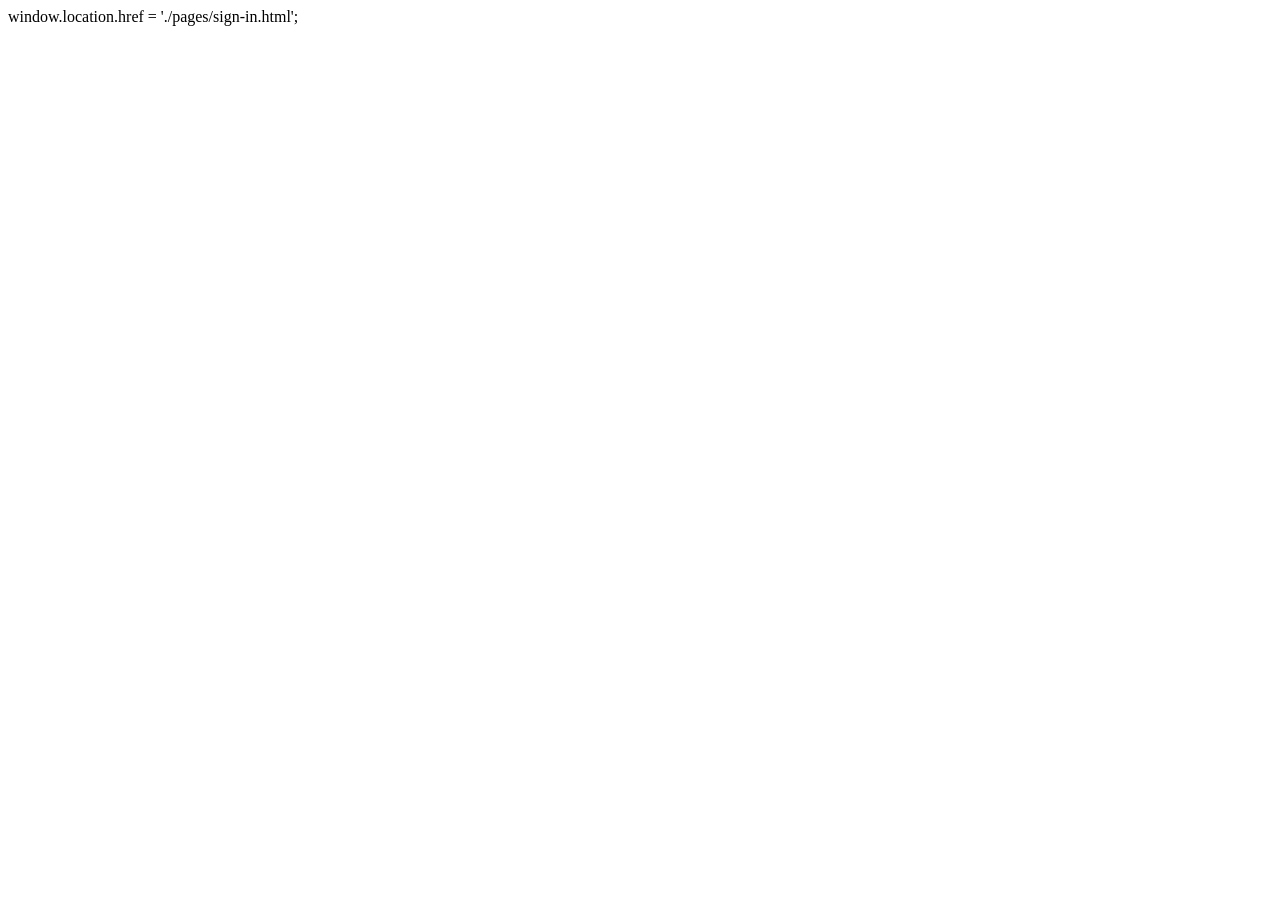
<file: Project_Template/index.html>
<!DOCTYPE html>
<html lang="en">
  <head>
    <meta charset="UTF-8" />
    <meta name="viewport" content="width=device-width, initial-scale=1.0" />
    <title>Trello</title>
  </head>
  <body>
    <!-- Load data ban đầu -->
    <script src="./js/storage.js"></script>
    <!-- Chuyển đến trang Sign in khi access website -->
    <scrip>
      window.location.href = './pages/sign-in.html';
    </script>
  </body>
</html>
</file>
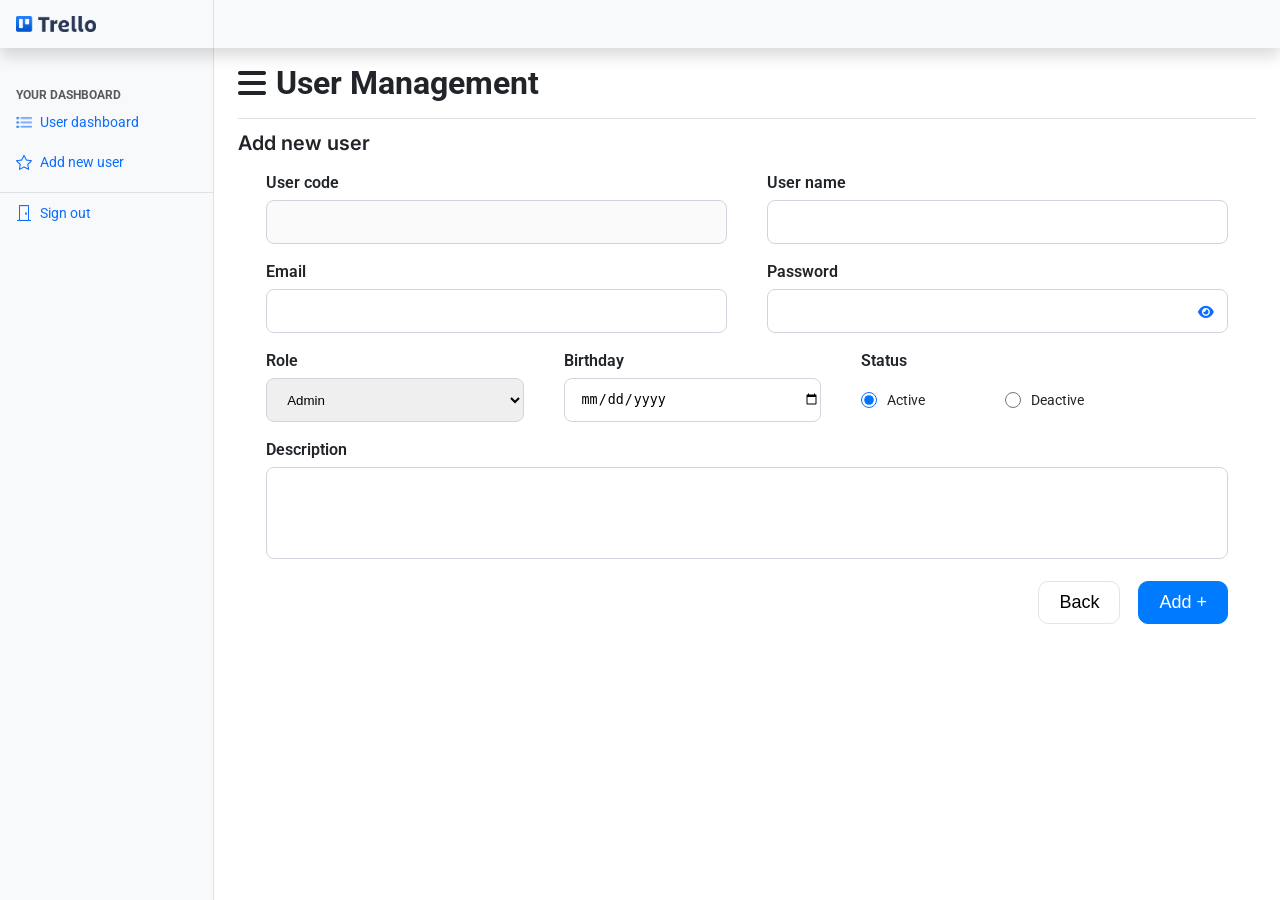
<file: Project_Template/pages/add-user.html>
<!DOCTYPE html>
<html lang="en">
  <head>
    <meta charset="UTF-8" />
    <meta name="viewport" content="width=device-width, initial-scale=1.0" />
    <link rel="stylesheet" href="../css/reset.css" />
    <link rel="stylesheet" href="../css/add-user.css" />
    <link
      rel="shortcut icon"
      href="../assets/icons/trello-favicon.png"
      type="image/x-icon" />
    <link
      rel="stylesheet"
      href="https://cdnjs.cloudflare.com/ajax/libs/font-awesome/6.7.2/css/all.min.css" />
    <title>Add user</title>
  </head>
  <body>
    <!-- HEADER -->
    <header id="header">
      <div class="dashboard-logo">
        <img src="../assets/images/dashboard-logo.png" alt="trello_dashboard" />
      </div>
      <div class="dashboard-header-empty"></div>
    </header>
    <!-- BODY CONTAINER -->
    <div id="body-container">
      <!-- side container -->
      <div id="side-container">
        <h6 class="side-container-title">your dashboard</h6>
        <div class="dashboard-list user-dashboard">
          <img
            src="../assets/icons/user-dashboard-icon.png"
            alt="User_dashboard" />
          <a href="./dashboard.html" class="user-dashboard-link"
            >User dashboard</a
          >
        </div>
        <div class="dashboard-list new-user">
          <img src="../assets/icons/add-new-user-icon.png" alt="Add_new_user" />
          <a href="./add-user.html" class="add-new-user-link">Add new user</a>
        </div>
        <div class="dashboard-list sign-out">
          <img src="../assets/icons/sign-out-icon.png" alt="Sign_out" />
          <a href="./sign-in.html" class="sign-out-link">Sign out</a>
        </div>
      </div>
      <!-- main -->
      <main id="main">
        <div class="main-title-div">
          <i class="fa-solid fa-bars"></i>
          <h1>User Management</h1>
        </div>
        <!-- Add new user -->
        <p class="page-title">Add new user</p>
        <!-- form add new user -->
        <form action="" id="add-new-user-form">
          <div class="form-row-two-cols">
            <div class="input-element">
              <label>User code</label>
              <input type="text" id="user-code" name="user-code" disabled />
            </div>
            <div class="input-element">
              <label>User name</label>
              <input type="text" id="username" name="username" />
            </div>
          </div>
          <div class="form-row-two-cols">
            <div class="input-element">
              <label>Email</label>
              <input type="email" id="email" name="email" />
            </div>
            <div class="input-element password-input">
              <label>Password</label>
              <input type="password" id="password" name="password" />
              <i class="fa-solid fa-eye"></i>
              <i class="fa-solid fa-eye-slash"></i>
            </div>
          </div>
          <div class="form-row-three-cols">
            <div class="input-element">
              <label>Role</label>
              <select name="role" id="role">
                <option value="admin">Admin</option>
                <option value="user">User</option>
              </select>
            </div>
            <div class="input-element">
              <label>Birthday</label>
              <input type="date" id="dob" name="dob" />
            </div>
            <div class="input-element">
              <label>Status</label>
              <div class="status-option">
                <input
                  type="radio"
                  id="status-active"
                  name="status"
                  value="Active"
                  checked />
                <label for="status-active" class="status-label">Active</label>
                <input
                  type="radio"
                  id="status-deactive"
                  name="status"
                  value="Deactive" />
                <label for="status-deactive" class="status-label"
                  >Deactive</label
                >
              </div>
            </div>
          </div>
          <div class="description">
            <label>Description</label>
            <textarea
              name="description"
              class="description-text-input"></textarea>
          </div>
          <div class="btn-row">
            <button class="form-btn back-btn">Back</button>
            <button class="form-btn add-btn" type="submit">Add +</button>
          </div>
        </form>
      </main>
      <!-- MSG -->
      <div id="msg">
        <!-- Add toast -->
        <div id="add-toast" class="hidden">
          <i class="fa-solid fa-circle-check"></i>
          <span class="toast-title">Thêm user thành công</span>
        </div>
        <!-- Add error -->
        <div id="add-error" class="hidden">
          <div class="email-username-password-empty hidden">
            <i class="fa-solid fa-circle-exclamation"></i>
            <span class="add-error-message"
              >Email, Username và Password không được để trống</span
            >
          </div>
          <div class="email-exist hidden">
            <i class="fa-solid fa-circle-exclamation"></i>
            <span class="add-error-title"
              >Email đã tồn tại. Đến trang đăng nhập!</span
            >
          </div>
          <div class="email-error hidden">
            <i class="fa-solid fa-circle-exclamation"></i>
            <span class="add-error-title">Email không đúng định dạng</span>
          </div>
          <div class="password-min-length-error hidden">
            <i class="fa-solid fa-circle-exclamation"></i>
            <span class="add-error-message">Mật khẩu tối thiểu 8 ký tự</span>
          </div>
          <div class="password-number-required-error hidden">
            <i class="fa-solid fa-circle-exclamation"></i>
            <span class="add-error-message"
              >Mật khẩu phải bao gồm cả chữ số</span
            >
          </div>
          <div class="password-uppercase-lowercase-error hidden">
            <i class="fa-solid fa-circle-exclamation"></i>
            <span class="add-error-message"
              >Mật khẩu có cả chữ thường và chữ hoa</span
            >
          </div>
          <div class="role-not-admin hidden">
            <i class="fa-solid fa-circle-exclamation"></i>
            <span class="add-error-message">Không đủ quyền để add user</span>
          </div>
        </div>
      </div>
    </div>

    <script src="../js/add-user.js"></script>
    <script src="../js/storage.js"></script>
  </body>
</html>
</file>
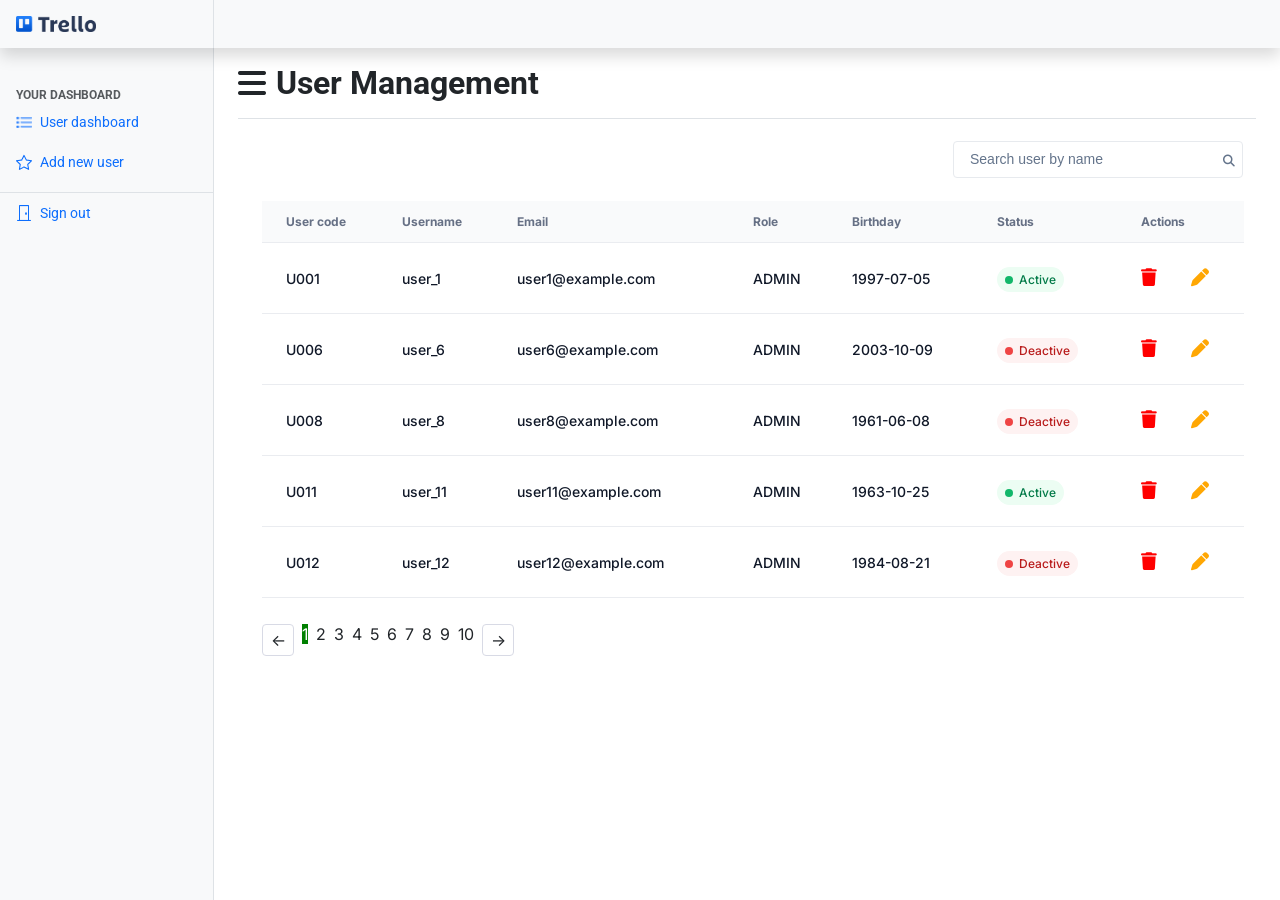
<file: Project_Template/pages/dashboard.html>
<!DOCTYPE html>
<html lang="en">
  <head>
    <meta charset="UTF-8" />
    <meta name="viewport" content="width=device-width, initial-scale=1.0" />
    <link rel="stylesheet" href="../css/reset.css" />
    <link rel="stylesheet" href="../css/dashboard.css" />
    <link
      rel="shortcut icon"
      href="../assets/icons/trello-favicon.png"
      type="image/x-icon" />
    <link
      rel="stylesheet"
      href="https://cdnjs.cloudflare.com/ajax/libs/font-awesome/6.7.2/css/all.min.css" />
    <title>Dashboard</title>
  </head>
  <body>
    <!-- HEADER -->
    <header id="header">
      <div class="dashboard-logo">
        <img src="../assets/images/dashboard-logo.png" alt="trello_dashboard" />
      </div>
      <div class="dashboard-header-empty"></div>
    </header>
    <!-- BODY CONTAINER -->
    <div id="body-container">
      <!-- side container -->
      <div id="side-container">
        <h6 class="side-container-title">your dashboard</h6>
        <div class="dashboard-list user-dashboard">
          <img
            src="../assets/icons/user-dashboard-icon.png"
            alt="User_dashboard" />
          <a href="./dashboard.html" class="user-dashboard-link"
            >User dashboard</a
          >
        </div>
        <div class="dashboard-list new-user">
          <img src="../assets/icons/add-new-user-icon.png" alt="Add_new_user" />
          <a href="./add-user.html" class="add-new-user-link">Add new user</a>
        </div>
        <div class="dashboard-list sign-out">
          <img src="../assets/icons/sign-out-icon.png" alt="Sign_out" />
          <a href="./sign-in.html" class="sign-out-link">Sign out</a>
        </div>
      </div>
      <!-- main -->
      <main id="main">
        <div class="main-title-div">
          <i class="fa-solid fa-bars"></i>
          <h1>User Management</h1>
        </div>
        <!-- search box -->
        <div class="search-div">
          <input
            type="input"
            id="search-box"
            name="search-box"
            placeholder="Search user by name" />
          <i class="fa-solid fa-magnifying-glass"></i>
        </div>
        <!-- table -->
        <div id="user-table-container">
          <table>
            <thead>
              <tr>
                <th>User code</th>
                <th>Username</th>
                <th>Email</th>
                <th>Role</th>
                <th>Birthday</th>
                <th>Status</th>
                <th>Actions</th>
              </tr>
            </thead>
            <!-- chèn bảng user list vào đây -->
            <tbody id="table-body">
              <!-- <tr>
                <td>TR001</td>
                <td>Nguyen Duc</td>
                <td>nguyenduc@gmail.com</td>
                <td class="uppercase">ADMIN</td>
                <td>19/06/2026</td>
                <td>
                  <span class="status-cell active">
                  <span class="dot"></span>Active</span>
                </td>
                <td>
                  <i class="fa-solid fa-trash"></i>
                  <i class="fa-solid fa-pen"></i>
                </td>
              </tr> -->
            </tbody>
          </table>
        </div>
        <!-- Pagination -->
        <div id="pagination">
          <div class="pagination-element arrow-left">&lt;-</div>
          <ul id="pagination-list"></ul>
          <div class="pagination-element arrow-right">-&gt;</div>
        </div>
      </main>
    </div>

    <script src="../js/dashboard.js"></script>
    <script src="../js/storage.js"></script>
  </body>
</html>
</file>
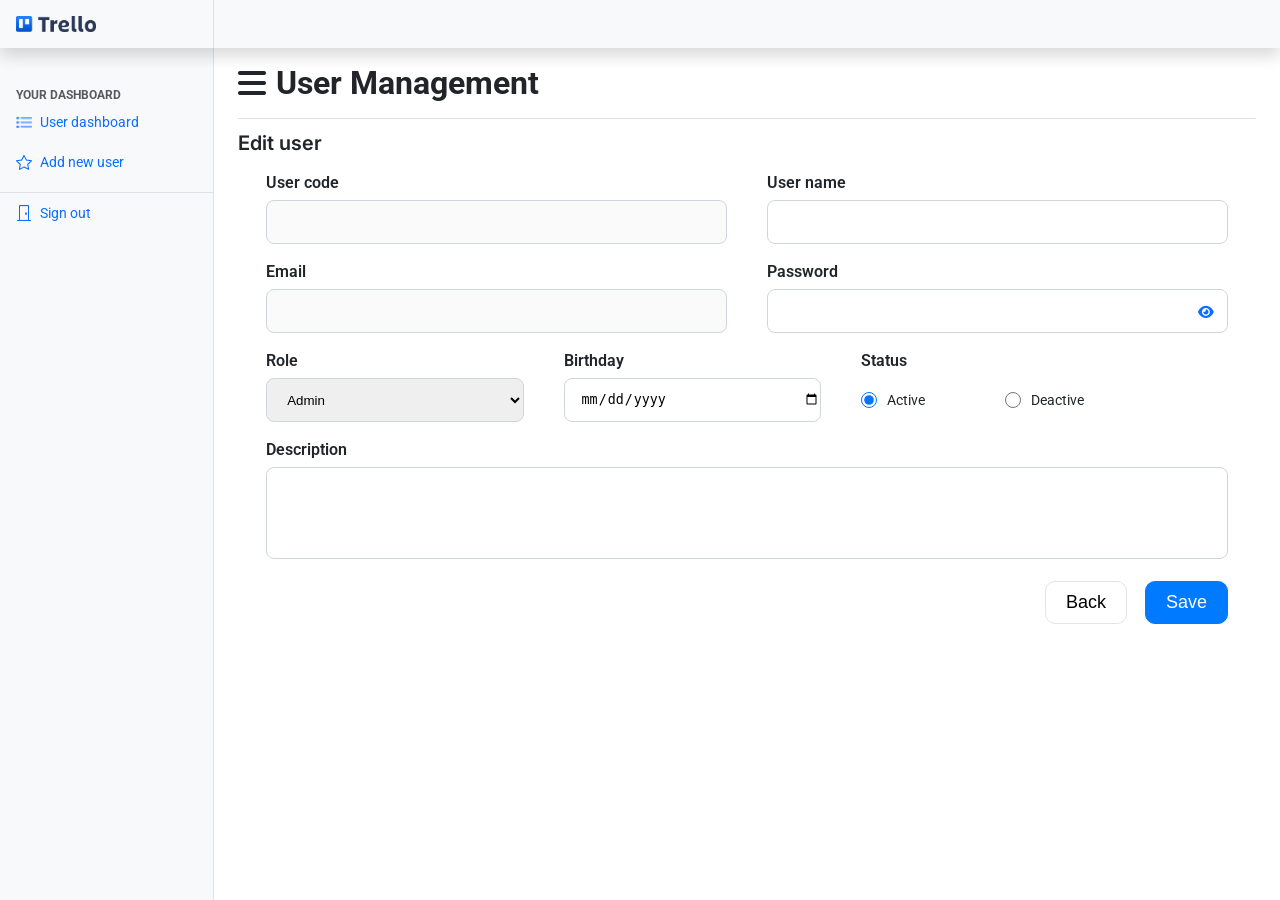
<file: Project_Template/pages/edit-user.html>
<!DOCTYPE html>
<html lang="en">
  <head>
    <meta charset="UTF-8" />
    <meta name="viewport" content="width=device-width, initial-scale=1.0" />
    <link rel="stylesheet" href="../css/reset.css" />
    <link rel="stylesheet" href="../css/edit-user.css" />
    <link
      rel="shortcut icon"
      href="../assets/icons/trello-favicon.png"
      type="image/x-icon" />
    <link
      rel="stylesheet"
      href="https://cdnjs.cloudflare.com/ajax/libs/font-awesome/6.7.2/css/all.min.css" />
    <title>Edit user</title>
  </head>
  <body>
    <!-- HEADER -->
    <header id="header">
      <div class="dashboard-logo">
        <img src="../assets/images/dashboard-logo.png" alt="trello_dashboard" />
      </div>
      <div class="dashboard-header-empty"></div>
    </header>
    <!-- BODY CONTAINER -->
    <div id="body-container">
      <!-- side container -->
      <div id="side-container">
        <h6 class="side-container-title">your dashboard</h6>
        <div class="dashboard-list user-dashboard">
          <img
            src="../assets/icons/user-dashboard-icon.png"
            alt="User_dashboard" />
          <a href="./dashboard.html" class="user-dashboard-link"
            >User dashboard</a
          >
        </div>
        <div class="dashboard-list new-user">
          <img src="../assets/icons/add-new-user-icon.png" alt="Add_new_user" />
          <a href="./add-user.html" class="add-new-user-link">Add new user</a>
        </div>
        <div class="dashboard-list sign-out">
          <img src="../assets/icons/sign-out-icon.png" alt="Sign_out" />
          <a href="./sign-in.html" class="sign-out-link">Sign out</a>
        </div>
      </div>
      <!-- main -->
      <main id="main">
        <div class="main-title-div">
          <i class="fa-solid fa-bars"></i>
          <h1>User Management</h1>
        </div>
        <!-- Edit user -->
        <p class="page-title">Edit user</p>
        <!-- form edit user -->
        <form action="" id="edit-user-form">
          <div class="form-row-two-cols">
            <div class="input-element">
              <label>User code</label>
              <input type="text" id="user-code" name="user-code" disabled />
            </div>
            <div class="input-element">
              <label>User name</label>
              <input type="text" id="username" name="username" />
            </div>
          </div>
          <div class="form-row-two-cols">
            <div class="input-element">
              <label>Email</label>
              <input type="email" id="email" name="email" disabled />
            </div>
            <div class="input-element password-input">
              <label>Password</label>
              <input type="password" id="password" name="password" />
              <i class="fa-solid fa-eye"></i>
              <i class="fa-solid fa-eye-slash"></i>
            </div>
          </div>
          <div class="form-row-three-cols">
            <div class="input-element">
              <label>Role</label>
              <select name="role" id="role">
                <option value="admin">Admin</option>
                <option value="user">User</option>
              </select>
            </div>
            <div class="input-element">
              <label>Birthday</label>
              <input type="date" id="dob" name="dob" />
            </div>
            <div class="input-element">
              <label>Status</label>
              <div class="status-option">
                <input
                  type="radio"
                  id="status-active"
                  name="status"
                  value="Active"
                  checked />
                <label for="status-active" class="status-label">Active</label>
                <input
                  type="radio"
                  id="status-deactive"
                  name="status"
                  value="Deactive" />
                <label for="status-deactive" class="status-label"
                  >Deactive</label
                >
              </div>
            </div>
          </div>
          <div class="description">
            <label>Description</label>
            <textarea
              name="description"
              class="description-text-input"></textarea>
          </div>
          <div class="btn-row">
            <button class="form-btn back-btn" type="button">Back</button>
            <button class="form-btn save-btn" type="submit">Save</button>
          </div>
        </form>
      </main>
      <!-- MSG -->
      <div id="msg">
        <!-- Edit toast -->
        <div id="edit-toast" class="hidden">
          <i class="fa-solid fa-circle-check"></i>
          <span class="toast-title">Sửa thông tin thành công</span>
        </div>
        <!-- Edit error -->
        <div id="edit-error" class="hidden">
          <div class="username-and-password-empty hidden">
            <i class="fa-solid fa-circle-exclamation"></i>
            <span class="edit-error-message"
              >Username và Password không được để trống</span
            >
          </div>
          <div class="password-min-length-error hidden">
            <i class="fa-solid fa-circle-exclamation"></i>
            <span class="edit-error-message">Mật khẩu tối thiểu 8 ký tự</span>
          </div>
          <div class="password-number-required-error hidden">
            <i class="fa-solid fa-circle-exclamation"></i>
            <span class="edit-error-message"
              >Mật khẩu phải bao gồm cả chữ số</span
            >
          </div>
          <div class="password-uppercase-lowercase-error hidden">
            <i class="fa-solid fa-circle-exclamation"></i>
            <span class="edit-error-message"
              >Mật khẩu có cả chữ thường và chữ hoa</span
            >
          </div>
        </div>
      </div>
    </div>

    <script src="../js/edit-user.js"></script>
    <script src="../js/storage.js"></script>
  </body>
</html>
</file>
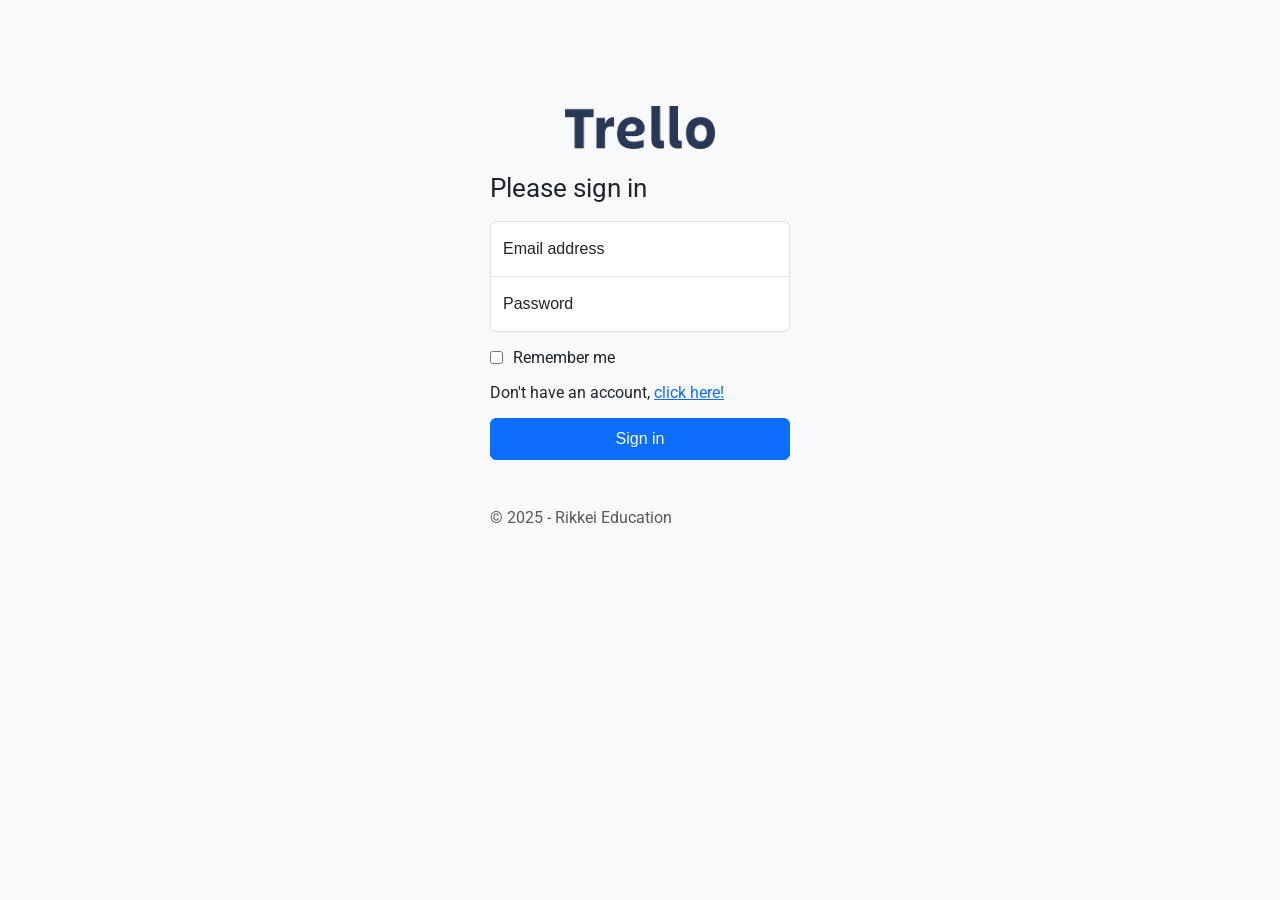
<file: Project_Template/pages/sign-in.html>
<!DOCTYPE html>
<html lang="en">
  <head>
    <meta charset="UTF-8" />
    <meta name="viewport" content="width=device-width, initial-scale=1.0" />
    <link rel="stylesheet" href="../css/reset.css" />
    <link rel="stylesheet" href="../css/sign-in.css" />
    <link
      rel="shortcut icon"
      href="../assets/icons/trello-favicon.png"
      type="image/x-icon" />
    <link
      rel="stylesheet"
      href="https://cdnjs.cloudflare.com/ajax/libs/font-awesome/6.7.2/css/all.min.css" />
    <title>Sign in</title>
  </head>
  <body>
    <main class="sign-in-main">
      <img src="../assets/images/logo.png" alt="Logo" class="logo" />
      <p class="sign-in-message">Please sign in</p>
      <!-- form -->
      <form action="" method="GET" id="sign-in-form">
        <div>
          <input
            type="email"
            id="email"
            name="email"
            placeholder="Email address" />
          <input
            type="password"
            id="password"
            name="password"
            placeholder="Password" />
        </div>
        <div class="save-loggin">
          <input
            type="checkbox"
            name="save-loggin-checkbox"
            id="save-loggin-checkbox" />
          <label for="save-loggin-checkbox" class="save-loggin-text"
            >Remember me</label
          >
        </div>
        <p>
          Don't have an account,
          <a class="signup-link" href="./sign-up.html">click here!</a>
        </p>
        <button type="submit" class="btn">Sign in</button>
      </form>
      <!-- end form -->
      <p class="sign-in-footer">&copy; 2025 - Rikkei Education</p>
    </main>

    <!-- MSG -->
    <div id="msg">
      <!-- Validation Message -->
      <div id="login-validation" class="hidden">
        <div class="login-validation-header">
          <i class="fa-solid fa-circle-minus"></i>
          <p>Error</p>
          <div class="close-btn">
            <img src="../assets/icons/close.png" alt="close" />
          </div>
        </div>
        <div class="login-validation-content">
          <p class="password-cannot-blank">Mật khẩu không được bỏ trống</p>
          <p class="email-cannot-blank">Email không được bỏ trống</p>
        </div>
      </div>
      <!-- Login toast -->
      <div id="login-toast" class="hidden">
        <i class="fa-solid fa-circle-check"></i>
        <span class="toast-title">Đăng nhập thành công</span>
      </div>
      <!-- Login error -->
      <div id="login-error" class="hidden">
        <i class="fa-solid fa-circle-exclamation"></i>
        <span class="error-title">Email hoặc mật khẩu không tồn tại.</span>
      </div>
    </div>

    <script src="../js/sign-in.js"></script>
    <script src="../js/storage.js"></script>
  </body>
</html>
</file>
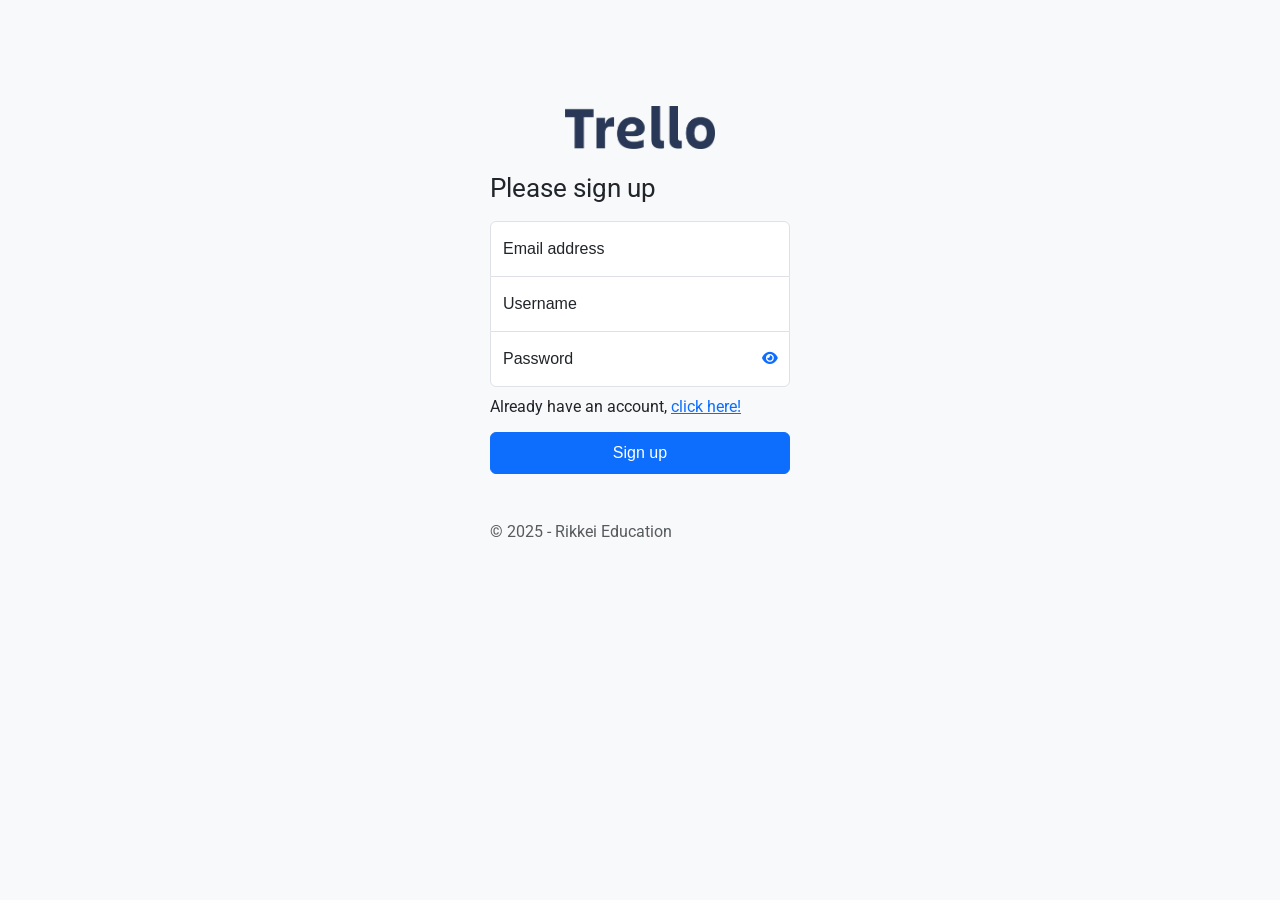
<file: Project_Template/pages/sign-up.html>
<!DOCTYPE html>
<html lang="en">
  <head>
    <meta charset="UTF-8" />
    <meta name="viewport" content="width=device-width, initial-scale=1.0" />
    <link rel="stylesheet" href="../css/reset.css" />
    <link rel="stylesheet" href="../css/sign-up.css" />
    <link
      rel="shortcut icon"
      href="../assets/icons/trello-favicon.png"
      type="image/x-icon" />
    <link
      rel="stylesheet"
      href="https://cdnjs.cloudflare.com/ajax/libs/font-awesome/6.7.2/css/all.min.css" />
    <title>Sign up</title>
  </head>
  <body>
    <main class="sign-up-main">
      <img src="../assets/images/logo.png" alt="Logo" class="logo" />
      <p class="sign-up-message">Please sign up</p>
      <!-- form -->
      <form action="" method="GET" id="sign-up-form">
        <div class="input-div">
          <input
            type="email"
            id="email"
            name="email"
            placeholder="Email address" />
          <input
            type="text"
            id="username"
            name="username"
            placeholder="Username" />
          <input
            type="password"
            id="password"
            name="password"
            placeholder="Password" />
          <i class="fa-solid fa-eye"></i>
          <i class="fa-solid fa-eye-slash"></i>
        </div>
        <p>
          Already have an account,
          <a class="signin-link" href="./sign-in.html">click here!</a>
        </p>
        <button type="submit" class="btn">Sign up</button>
      </form>
      <!-- end form -->
      <p class="sign-up-footer">&copy; 2025 - Rikkei Education</p>
    </main>

    <!-- MSG -->
    <div id="msg">
      <!-- Validation Message -->
      <div id="sign-up-validation" class="hidden">
        <div class="sign-up-validation-header">
          <i class="fa-solid fa-circle-minus"></i>
          <p>Error</p>
          <i class="fa-solid fa-circle-xmark"></i>
        </div>
        <div class="sign-up-validation-content">
          <p class="email-cannot-blank">Email không được bỏ trống</p>
          <p class="username-cannot-blank">
            Tên người dùng không được bỏ trống
          </p>
          <p class="password-cannot-blank">Mật khẩu không được bỏ trống</p>
        </div>
      </div>
      <!-- Sign up toast -->
      <div id="sign-up-toast" class="hidden">
        <i class="fa-solid fa-circle-check"></i>
        <span class="toast-title">Đăng ký thành công</span>
      </div>
      <!-- Sign up error -->
      <div id="sign-up-error" class="hidden">
        <div class="email-exist hidden">
          <i class="fa-solid fa-circle-exclamation"></i>
          <span class="email-error-title"
            >Email đã tồn tại. Đến trang đăng nhập!</span
          >
        </div>
        <div class="email-error hidden">
          <i class="fa-solid fa-circle-exclamation"></i>
          <span class="email-error-title">Email không đúng định dạng</span>
        </div>
        <div class="password-min-length-error hidden">
          <i class="fa-solid fa-circle-exclamation"></i>
          <span class="password-error-message">Mật khẩu tối thiểu 8 ký tự</span>
        </div>
        <div class="password-number-required-error hidden">
          <i class="fa-solid fa-circle-exclamation"></i>
          <span class="password-error-message"
            >Mật khẩu phải bao gồm cả chữ số</span
          >
        </div>
        <div class="password-uppercase-lowercase-error hidden">
          <i class="fa-solid fa-circle-exclamation"></i>
          <span class="password-error-message"
            >Mật khẩu có cả chữ thường và chữ hoa</span
          >
        </div>
      </div>
    </div>

    <script src="../js/storage.js"></script>
    <script src="../js/sign-up.js"></script>
  </body>
</html>
</file>
<file: Project_Template/css/add-user.css>
/* HEADER */
#header {
  height: 3rem;
  background-color: #f8f9fa;
  display: flex;
  box-shadow: 0px 8px 16px rgba(0, 0, 0, 0.15);
  position: sticky;
}
/* logo */
#header .dashboard-logo {
  height: 100%;
  flex: 1;
  border-right: 1px solid #dee2e6;
}
.dashboard-logo img {
  width: 80px;
  margin-left: 16px;
  margin-top: 16px;
}
#header .dashboard-header-empty {
  flex: 5;
}
/* BODY CONTAINER */
#body-container {
  display: flex;
}
/* side container */
#body-container #side-container {
  flex: 1;
  color: #0d6efd;
  font-size: 14px;
  border-right: 1px solid #dee2e6;
  height: calc(100vh - 3rem);
}
/* your dashboard */
#side-container .side-container-title {
  text-transform: uppercase;
  font-size: 12px;
  color: rgba(33, 37, 41, 0.75);
  padding-top: 40px;
  padding-left: 16px;
}
.dashboard-list {
  display: flex;
  align-items: center;
  height: 40px;
  padding-left: 16px;
}
.dashboard-list a {
  text-decoration: none;
  color: #0d6efd;
  margin-left: 8px;
}
.dashboard-list img {
  display: block;
  width: 16px;
  height: 16px;
  object-fit: contain;
}
#side-container .sign-out {
  margin-top: 10px;
  border-top: 1px solid #dee2e6;
}
.dashboard-list a:hover {
  text-decoration: underline;
  cursor: pointer;
}

/* main */
#body-container #main {
  flex: 5;
  background-color: #fff;
}
#main .main-title-div {
  display: flex;
  align-items: center;
  gap: 10px;
  padding: 16px 0;
  margin: 0 24px;
  border-bottom: 1px solid #dee2e6;
}
.main-title-div .fa-bars {
  font-size: 32px;
}
/* Add new user */
#main .page-title {
  font-family: 'Inter', sans-serif;
  font-weight: 600;
  font-size: 20px;
  margin-top: 12px;
  margin-left: 24px;
}
/* form add new user */
#main #add-new-user-form {
  margin-left: 52px;
  margin-right: 52px;
  margin-top: 18px;
}
/* two cols */
#add-new-user-form .form-row-two-cols {
  margin-bottom: 18px;
  display: flex;
  justify-content: space-between;
  align-items: center;
  gap: 40px;
}
.form-row-two-cols .input-element {
  flex: 1;
}
.form-row-two-cols label {
  font-weight: 600;
  font-size: 16px;
  display: block;
  margin-bottom: 8px;
}
.form-row-two-cols input {
  width: 100%;
  height: 44px;
  border: 1px solid #d0d5dd;
  border-radius: 8px;
  padding: 10px 0 10px 16px;
}
/* hide / show password */
#add-new-user-form .password-input {
  position: relative;
}
.fa-eye,
.fa-eye-slash {
  font-size: 14px;
  color: #0d6efd;
  transition: transform 0.5s ease-out;
  position: absolute;
  bottom: 14px;
  right: 14px;
}
.password-input .fa-eye-slash {
  display: none;
}
.fa-eye:hover,
.fa-eye-slash:hover {
  cursor: pointer;
  transform: scale(1.2, 1.2);
}
/* three cols */
#add-new-user-form .form-row-three-cols {
  margin-bottom: 18px;
  margin-right: 64px;
  display: flex;
  justify-content: space-between;
  align-items: center;
  gap: 40px;
}
.form-row-three-cols .input-element {
  flex: 1;
}
.form-row-three-cols label {
  font-weight: 600;
  font-size: 16px;
  display: block;
  margin-bottom: 8px;
}
.form-row-three-cols input,
select {
  width: 100%;
  height: 44px;
  border: 1px solid #d0d5dd;
  border-radius: 8px;
  padding: 10px 0 10px 16px;
}
.form-row-three-cols input[type='radio'] {
  width: 16px;
  height: 16px;
  border: 1px solid #b6c2e2;
  margin-right: 10px;
}
.input-element .status-option {
  display: flex;
  justify-content: flex-start;
  align-items: center;
  height: 44px;
}
.status-option .status-label {
  font-weight: 400;
  font-size: 14px;
  display: inline-block;
  margin: 0 80px 0 0;
}
/* description */
#add-new-user-form .description {
  margin-bottom: 18px;
}
.description label {
  font-weight: 600;
  font-size: 16px;
  display: block;
  margin-bottom: 8px;
}
.description .description-text-input {
  resize: none;
  width: 100%;
  height: 92px;
  border: 1px solid #d0d5dd;
  border-radius: 8px;
  padding: 12px;
}
/* button submit */
#add-new-user-form .btn-row {
  display: block;
  text-align: right;
}
.btn-row .form-btn {
  font-size: 18px;
  font-weight: 500;
  border-radius: 10px;
  padding: 10px 20px;
  border: 1px solid #e4e4e7;
  background-color: #fff;
  transition: transform 0.5s ease-out;
}
.btn-row .add-btn {
  background-color: #007aff;
  border: 1px solid #007aff;
  color: #fff;
  margin-left: 14px;
}
.btn-row .form-btn:hover {
  cursor: pointer;
  transform: scale(1.1, 1.1);
}

/* MESSAGE */
#msg {
  position: fixed;
  opacity: 0;
  transform: translateY(100px);
  transition: all 0.5s ease;
}
#msg.show {
  opacity: 1;
  transform: translateY(0);
  bottom: 50px;
  right: 26px;
}
/* Add toast */
#msg #add-toast {
  background-color: #e5fff0;
  padding: 16px 16px 18px;
  margin-top: 20px;
  border-radius: 10px;
}
#add-toast .fa-circle-check {
  color: #02ee6a;
  font-size: 20px;
  margin-right: 3px;
}
#add-toast .toast-title {
  font-size: 14px;
}
/* Add error */
#msg #add-error {
  background-color: #ffe5e8;
  padding: 10px 18px;
  margin-top: 20px;
  border-radius: 10px;
  font-size: 14px;
}
#add-error .fa-circle-exclamation {
  color: #e8132a;
  font-size: 16px;
  margin-right: 3px;
}
#add-error > div {
  padding: 10px 0;
}
/* HIDDEN */
.hidden {
  display: none;
}
</file>
<file: Project_Template/css/dashboard.css>
/* HEADER */
#header {
  height: 3rem;
  background-color: #f8f9fa;
  display: flex;
  box-shadow: 0px 8px 16px rgba(0, 0, 0, 0.15);
  position: sticky;
}
/* logo */
#header .dashboard-logo {
  height: 100%;
  flex: 1;
  border-right: 1px solid #dee2e6;
}
.dashboard-logo img {
  width: 80px;
  margin-left: 16px;
  margin-top: 16px;
}
#header .dashboard-header-empty {
  flex: 5;
}
/* BODY CONTAINER */
#body-container {
  display: flex;
}
/* side container */
#body-container #side-container {
  flex: 1;
  color: #0d6efd;
  font-size: 14px;
  border-right: 1px solid #dee2e6;
  height: calc(100vh - 3rem);
}
/* your dashboard */
#side-container .side-container-title {
  text-transform: uppercase;
  font-size: 12px;
  color: rgba(33, 37, 41, 0.75);
  padding-top: 40px;
  padding-left: 16px;
}
.dashboard-list {
  display: flex;
  align-items: center;
  height: 40px;
  padding-left: 16px;
}
.dashboard-list a {
  text-decoration: none;
  color: #0d6efd;
  margin-left: 8px;
}
.dashboard-list img {
  display: block;
  width: 16px;
  height: 16px;
  object-fit: contain;
}
#side-container .sign-out {
  margin-top: 10px;
  border-top: 1px solid #dee2e6;
}
.dashboard-list a:hover {
  text-decoration: underline;
  cursor: pointer;
}

/* main */
#body-container #main {
  flex: 5;
  background-color: #fff;
}
#main .main-title-div {
  display: flex;
  align-items: center;
  gap: 10px;
  padding: 16px 0;
  margin: 0 24px;
  border-bottom: 1px solid #dee2e6;
}
.main-title-div .fa-bars {
  font-size: 32px;
}
/* search box */
#main .search-div {
  display: block;
  text-align: right;
  margin-right: 37px;
  margin-top: 22px;
  margin-bottom: 23px;
  position: relative;
}
.search-div #search-box {
  border: 1px solid #e7eaee;
  padding: 10px 103px 10px 16px;
  border-radius: 4px;
}
.search-div #search-box::placeholder {
  color: #64748b;
  font-size: 14px;
}
.search-div .fa-magnifying-glass {
  font-size: 12px;
  color: rgba(100, 116, 139, 1);
  position: absolute;
  top: 14px;
  right: 8px;
  transition: transform 0.5s ease-out;
}
.search-div .fa-magnifying-glass:hover {
  transform: scale(1.5, 1.5);
  cursor: pointer;
}
/* table */
#main #user-table-container {
  margin-left: 48px;
  margin-right: 36px;
  font-family: 'Inter', sans-serif;
  font-weight: 500;
}
#user-table-container table {
  width: 100%;
  border-collapse: collapse;
}
table tr {
  border-bottom: 1px solid #eaecf0;
}
table th {
  padding-left: 24px;
  padding-top: 13px;
  padding-bottom: 13px;
  text-align: left;
  font-size: 12px;
  color: #667085;
  background-color: #f9fafb;
}
table td {
  padding-left: 24px;
  padding-top: 26px;
  padding-bottom: 26px;
  text-align: left;
  font-size: 14px;
  color: #101828;
}
table .fa-trash {
  font-size: 18px;
  color: #ff0000;
  margin-right: 30px;
  transition: transform 0.5s ease-out;
}
table .fa-pen {
  font-size: 18px;
  color: #ffa703;
  transition: transform 0.5s ease-out;
}
table .fa-trash:hover,
table .fa-pen:hover {
  cursor: pointer;
  transform: scale(1.5, 1.5);
}
/* Role */
.uppercase {
  text-transform: uppercase;
}
/* Active / Deactive */
table .status-cell {
  font-size: 12px;
  padding: 5px 8px;
  border-radius: 100px;
}
.status-cell .dot {
  width: 8px;
  height: 8px;
  border-radius: 50%;
  display: inline-block;
  margin-right: 6px;
}
/* when user active */
table .active {
  background-color: #ecfdf3;
  color: #027a48;
}
.active .dot {
  background-color: #12b76a;
}
/* when user deactive */
table .deactive {
  background-color: #fef2f2;
  color: #b91c1c;
}
.deactive .dot {
  background-color: #ef4444;
}
/* pagination */
#main #pagination {
  font-family: 'Inter', sans-serif;
  font-weight: 400;
  display: flex;
  justify-content: flex-start;
  align-items: flex-start;
  gap: 8px;
  margin-left: 48px;
  margin-right: 48px;
  margin-top: 26px;
}
#pagination .pagination-element {
  font-size: 16px;
  width: 32px;
  height: 32px;
  border: 1px solid #d8dae5;
  border-radius: 4px;
  background-color: rgba(255, 255, 255, 1);
  display: flex;
  justify-content: center;
  align-items: center;
  transition: transform 0.5s ease-out;
}
#pagination .pagination-element:hover {
  cursor: pointer;
  transform: scale(1.2, 1.2);
}
#pagination #pagination-list {
  display: flex;
  flex-wrap: wrap;
  justify-content: flex-start;
  align-items: center;
  gap: 8px;
}
#pagination-list li {
  list-style-type: none;
}
/* current page active */
#pagination-list .highlight {
  background-color: #0d6efd;
  color: #fff;
}
/* hidden */
#pagination .hidden {
  display: none;
}
</file>
<file: Project_Template/css/edit-user.css>
/* HEADER */
#header {
  height: 3rem;
  background-color: #f8f9fa;
  display: flex;
  box-shadow: 0px 8px 16px rgba(0, 0, 0, 0.15);
  position: sticky;
}
/* logo */
#header .dashboard-logo {
  height: 100%;
  flex: 1;
  border-right: 1px solid #dee2e6;
}
.dashboard-logo img {
  width: 80px;
  margin-left: 16px;
  margin-top: 16px;
}
#header .dashboard-header-empty {
  flex: 5;
}
/* BODY CONTAINER */
#body-container {
  display: flex;
}
/* side container */
#body-container #side-container {
  flex: 1;
  color: #0d6efd;
  font-size: 14px;
  border-right: 1px solid #dee2e6;
  height: calc(100vh - 3rem);
}
/* your dashboard */
#side-container .side-container-title {
  text-transform: uppercase;
  font-size: 12px;
  color: rgba(33, 37, 41, 0.75);
  padding-top: 40px;
  padding-left: 16px;
}
.dashboard-list {
  display: flex;
  align-items: center;
  height: 40px;
  padding-left: 16px;
}
.dashboard-list a {
  text-decoration: none;
  color: #0d6efd;
  margin-left: 8px;
}
.dashboard-list img {
  display: block;
  width: 16px;
  height: 16px;
  object-fit: contain;
}
#side-container .sign-out {
  margin-top: 10px;
  border-top: 1px solid #dee2e6;
}
.dashboard-list a:hover {
  text-decoration: underline;
  cursor: pointer;
}

/* main */
#body-container #main {
  flex: 5;
  background-color: #fff;
}
#main .main-title-div {
  display: flex;
  align-items: center;
  gap: 10px;
  padding: 16px 0;
  margin: 0 24px;
  border-bottom: 1px solid #dee2e6;
}
.main-title-div .fa-bars {
  font-size: 32px;
}
/* Edit user */
#main .page-title {
  font-family: 'Inter', sans-serif;
  font-weight: 600;
  font-size: 20px;
  margin-top: 12px;
  margin-left: 24px;
}
/* form edit user */
#main #edit-user-form {
  margin-left: 52px;
  margin-right: 52px;
  margin-top: 18px;
}
/* two cols */
#edit-user-form .form-row-two-cols {
  margin-bottom: 18px;
  display: flex;
  justify-content: space-between;
  align-items: center;
  gap: 40px;
}
.form-row-two-cols .input-element {
  flex: 1;
}
.form-row-two-cols label {
  font-weight: 600;
  font-size: 16px;
  display: block;
  margin-bottom: 8px;
}
.form-row-two-cols input {
  width: 100%;
  height: 44px;
  border: 1px solid #d0d5dd;
  border-radius: 8px;
  padding: 10px 0 10px 16px;
}
/* hide / show password */
#edit-user-form .password-input {
  position: relative;
}
.fa-eye,
.fa-eye-slash {
  font-size: 14px;
  color: #0d6efd;
  transition: transform 0.5s ease-out;
  position: absolute;
  bottom: 14px;
  right: 14px;
}
.password-input .fa-eye-slash {
  display: none;
}
.fa-eye:hover,
.fa-eye-slash:hover {
  cursor: pointer;
  transform: scale(1.2, 1.2);
}
/* three cols */
#edit-user-form .form-row-three-cols {
  margin-bottom: 18px;
  margin-right: 64px;
  display: flex;
  justify-content: space-between;
  align-items: center;
  gap: 40px;
}
.form-row-three-cols .input-element {
  flex: 1;
}
.form-row-three-cols label {
  font-weight: 600;
  font-size: 16px;
  display: block;
  margin-bottom: 8px;
}
.form-row-three-cols input,
select {
  width: 100%;
  height: 44px;
  border: 1px solid #d0d5dd;
  border-radius: 8px;
  padding: 10px 0 10px 16px;
}
.form-row-three-cols input[type='radio'] {
  width: 16px;
  height: 16px;
  border: 1px solid #b6c2e2;
  margin-right: 10px;
}
.input-element .status-option {
  display: flex;
  justify-content: flex-start;
  align-items: center;
  height: 44px;
}
.status-option .status-label {
  font-weight: 400;
  font-size: 14px;
  display: inline-block;
  margin: 0 80px 0 0;
}
/* description */
#edit-user-form .description {
  margin-bottom: 18px;
}
.description label {
  font-weight: 600;
  font-size: 16px;
  display: block;
  margin-bottom: 8px;
}
.description .description-text-input {
  resize: none;
  width: 100%;
  height: 92px;
  border: 1px solid #d0d5dd;
  border-radius: 8px;
  padding: 12px;
}
/* button submit */
#edit-user-form .btn-row {
  display: block;
  text-align: right;
}
.btn-row .form-btn {
  font-size: 18px;
  font-weight: 500;
  border-radius: 10px;
  padding: 10px 20px;
  border: 1px solid #e4e4e7;
  background-color: #fff;
  transition: transform 0.5s ease-out;
}
.btn-row .save-btn {
  background-color: #007aff;
  border: 1px solid #007aff;
  color: #fff;
  margin-left: 14px;
}
.btn-row .form-btn:hover {
  cursor: pointer;
  transform: scale(1.1, 1.1);
}

/* MESSAGE */
#msg {
  position: fixed;
  opacity: 0;
  transform: translateY(100px);
  transition: all 0.5s ease;
}
#msg.show {
  opacity: 1;
  transform: translateY(0);
  bottom: 50px;
  right: 326px;
}
/* Edit toast */
#msg #edit-toast {
  background-color: #e5fff0;
  padding: 16px 16px 18px;
  margin-top: 20px;
  border-radius: 10px;
}
#edit-toast .fa-circle-check {
  color: #02ee6a;
  font-size: 20px;
  margin-right: 3px;
}
#edit-toast .toast-title {
  font-size: 14px;
}
/* Edit error */
#msg #edit-error {
  background-color: #ffe5e8;
  padding: 10px 18px;
  margin-top: 20px;
  border-radius: 10px;
  font-size: 14px;
}
#edit-error .fa-circle-exclamation {
  color: #e8132a;
  font-size: 16px;
  margin-right: 3px;
}
#edit-error > div {
  padding: 10px 0;
}
/* HIDDEN */
.hidden {
  display: none;
}
</file>
<file: Project_Template/css/sign-in.css>
/* MAIN */
.sign-in-main {
  width: 300px;
  margin: 106px auto 0;
  font-family: 'Roboto', sans-serif;
  font-weight: 400;
}
/* logo */
.sign-in-main .logo {
  display: block;
  margin: 0 auto;
  width: 150px;
}
/* Please sign in */
.sign-in-main .sign-in-message {
  font-size: 26px;
  text-align: left;
  margin-top: 24px;
}
/* form */
.sign-in-main #sign-in-form {
  margin-top: 18px;
}
#sign-in-form input {
  width: 100%;
  border: 1px solid #dee2e6;
  font-size: 16px;
  padding: 18px 12px;
}
#sign-in-form input::placeholder {
  color: #212529;
}
/* email input */
#sign-in-form #email {
  border-top-left-radius: 6px;
  border-top-right-radius: 6px;
  border-bottom: none;
}
/* password input */
#sign-in-form #password {
  border-bottom-left-radius: 6px;
  border-bottom-right-radius: 6px;
}
/* checkbox save loggin */
#sign-in-form .save-loggin {
  margin: 16px 0;
  display: flex;
  justify-content: flex-start;
  align-items: center;
}
#sign-in-form #save-loggin-checkbox {
  width: auto;
  margin-right: 10px;
}
/* signup link */
#sign-in-form .signup-link {
  color: #0d6efd;
}
/* Sign in button */
#sign-in-form .btn {
  color: #ffffff;
  background-color: #0d6efd;
  border: 1px solid #0d6efd;
  border-radius: 6px;
  width: 100%;
  padding: 11px;
  margin: 16px 0 48px;
  font-size: 16px;
  transition: transform 0.5s ease-out;
}
.btn:hover {
  cursor: pointer;
  transform: scale(1.1, 1.1);
}
/* footer */
.sign-in-main .sign-in-footer {
  color: rgba(33, 37, 41, 0.75);
}
/* MESSAGE */

#msg {
  position: fixed;
  opacity: 0;
  transform: translateX(-100px);
  transition: all 0.5s ease;
}
#msg.show {
  opacity: 1;
  transform: translateX(0);
  top: 22px;
  left: 26px;
}
/* Validation Message */
#msg #login-validation {
  font-family: 'Inter', sans-serif;
  background-color: #ffe5e8;
  border-radius: 10px;
  padding: 16px;
}
#login-validation .login-validation-header {
  display: flex;
  justify-content: space-between;
  align-items: center;
  gap: 8px;
}
.login-validation-header .fa-circle-minus {
  text-align: right;
  font-size: 16px;
  color: #e8132a;
}
.login-validation-header p {
  width: 100%;
  font-size: 16px;
  font-weight: 500;
}
.login-validation-header .close-btn {
  padding: 2px;
  color: #445275;
  background-color: rgba(255, 255, 255, 0.35);
  border-radius: 50%;
  display: flex;
  justify-content: center;
  align-items: center;
}
#login-validation .login-validation-content {
  font-size: 14px;
  line-height: 1.5;
  padding: 0 24px;
  margin-top: 8px;
}
/* Login toast */
#msg #login-toast {
  background-color: #e5fff0;
  padding: 16px 16px 18px;
  margin-top: 20px;
  border-radius: 10px;
}
#login-toast .fa-circle-check {
  color: #02ee6a;
  font-size: 20px;
  margin-right: 3px;
}
#login-toast .toast-title {
  font-size: 14px;
}
/* Login error */
#msg #login-error {
  background-color: #ffe5e8;
  padding: 16px 16px 18px;
  margin-top: 20px;
  border-radius: 10px;
}
#login-error .fa-circle-exclamation {
  color: #e8132a;
  font-size: 20px;
  margin-right: 3px;
}
#login-error .error-title {
  font-size: 14px;
}
/* HIDDEN */
.hidden {
  display: none;
}
/* MOBILE */
@media (max-width: 768px) {
  body {
    display: flex;
    justify-content: center;
    align-items: center;
    height: 100vh;
  }
  .sign-in-main {
    margin: 0;
  }
}
</file>
<file: Project_Template/css/sign-up.css>
/* MAIN */
.sign-up-main {
  width: 300px;
  margin: 106px auto 0;
  font-family: 'Roboto', sans-serif;
  font-weight: 400;
}
/* logo */
.sign-up-main .logo {
  display: block;
  margin: 0 auto;
  width: 150px;
}
/* Please sign up */
.sign-up-main .sign-up-message {
  font-size: 26px;
  text-align: left;
  margin-top: 24px;
}
/* form */
.sign-up-main #sign-up-form {
  margin-top: 18px;
}
#sign-up-form input {
  width: 100%;
  border: 1px solid #dee2e6;
  font-size: 16px;
  padding: 18px 12px;
}
#sign-up-form input::placeholder {
  color: #212529;
}
/* email input */
#sign-up-form #email {
  border-top-left-radius: 6px;
  border-top-right-radius: 6px;
}
/* username input */
#sign-up-form #username {
  border-top: none;
  border-bottom: none;
}
/* password input */
#sign-up-form #password {
  border-bottom-left-radius: 6px;
  border-bottom-right-radius: 6px;
  margin-bottom: 10px;
}
/* hide / show password */
#sign-up-form .input-div {
  position: relative;
}
.fa-eye,
.fa-eye-slash {
  font-size: 14px;
  color: #0d6efd;
  transition: transform 0.5s ease-out;
  position: absolute;
  bottom: 32px;
  right: 12px;
}
.input-div .fa-eye-slash {
  display: none;
}
.fa-eye:hover,
.fa-eye-slash:hover {
  cursor: pointer;
  transform: scale(1.2, 1.2);
}
/* sign in link */
#sign-up-form .signin-link {
  color: #0d6efd;
}
/* Sign up button */
#sign-up-form .btn {
  color: #ffffff;
  background-color: #0d6efd;
  border: 1px solid #0d6efd;
  border-radius: 6px;
  width: 100%;
  padding: 11px;
  margin: 16px 0 48px;
  font-size: 16px;
  transition: transform 0.5s ease-out;
}
.btn:hover {
  cursor: pointer;
  transform: scale(1.1, 1.1);
}
/* footer */
.sign-up-main .sign-up-footer {
  color: rgba(33, 37, 41, 0.75);
}

/* MESSAGE */
#msg {
  position: fixed;
  opacity: 0;
  transform: translateX(-100px);
  transition: all 0.5s ease;
}
#msg.show {
  opacity: 1;
  transform: translateX(0);
  top: 22px;
  left: 26px;
}
/* Validation Message */
#msg #sign-up-validation {
  font-family: 'Inter', sans-serif;
  background-color: #ffe5e8;
  border-radius: 10px;
  padding: 16px;
}
#sign-up-validation .sign-up-validation-header {
  display: flex;
  justify-content: space-between;
  align-items: center;
  gap: 8px;
}
.sign-up-validation-header .fa-circle-minus {
  text-align: right;
  font-size: 16px;
  color: #e8132a;
}
.sign-up-validation-header p {
  width: 100%;
  font-size: 16px;
  font-weight: 500;
}
.sign-up-validation-header .fa-circle-xmark {
  font-size: 16px;
  text-align: center;
  color: #445275;
}
#sign-up-validation .sign-up-validation-content {
  font-size: 14px;
  line-height: 1.5;
  padding: 0 24px;
  margin-top: 8px;
}
/* Sign up toast */
#msg #sign-up-toast {
  background-color: #e5fff0;
  padding: 16px 16px 18px;
  margin-top: 20px;
  border-radius: 10px;
}
#sign-up-toast .fa-circle-check {
  color: #02ee6a;
  font-size: 20px;
  margin-right: 3px;
}
#sign-up-toast .toast-title {
  font-size: 14px;
}
/* Sign up error */
#msg #sign-up-error {
  background-color: #ffe5e8;
  padding: 10px 18px;
  margin-top: 20px;
  border-radius: 10px;
  font-size: 14px;
}
#sign-up-error .fa-circle-exclamation {
  color: #e8132a;
  font-size: 16px;
  margin-right: 3px;
}
#sign-up-error > div {
  padding: 10px 0;
}
/* HIDDEN */
.hidden {
  display: none;
}

/* MOBILE */
@media (max-width: 768px) {
  body {
    display: flex;
    justify-content: center;
    align-items: center;
    height: 100vh;
  }
  .sign-up-main {
    margin: 0;
  }
}
</file>
